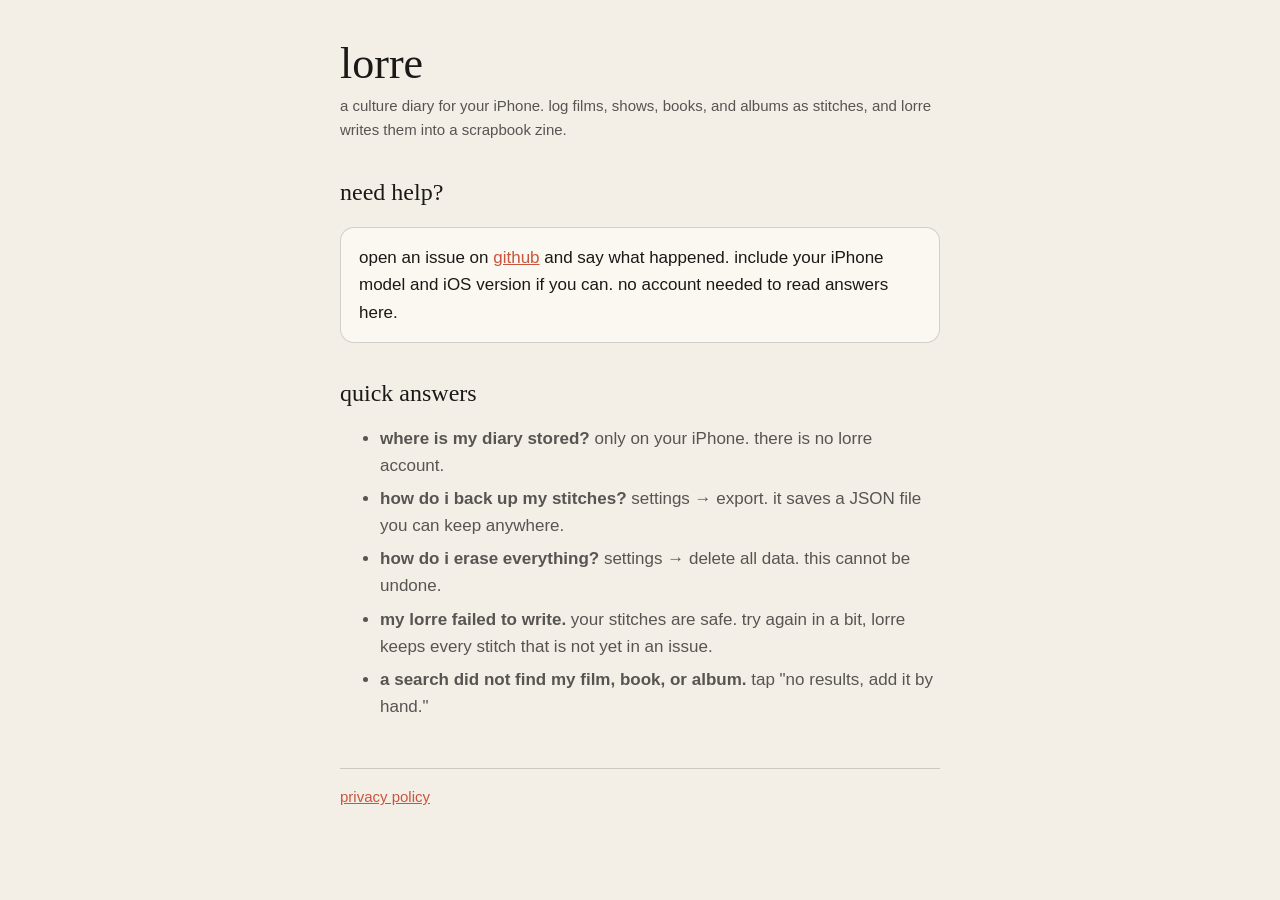
<file: index.html>
<!doctype html>
<html lang="en">
<head>
<meta charset="utf-8">
<meta name="viewport" content="width=device-width,initial-scale=1">
<title>lorre — support</title>
<meta name="description" content="support for lorre, the iPhone culture diary that turns what you watch, read, and hear into a scrapbook zine.">
<link rel="stylesheet" href="style.css">
</head>
<body>
<main>
<h1>lorre</h1>
<p class="sub">a culture diary for your iPhone. log films, shows, books, and albums as stitches, and lorre writes them into a scrapbook zine.</p>

<h2>need help?</h2>
<div class="card"><p>open an issue on <a href="https://github.com/reniessence/lorre-web/issues">github</a> and say what happened. include your iPhone model and iOS version if you can. no account needed to read answers here.</p></div>

<h2>quick answers</h2>
<ul>
<li><strong>where is my diary stored?</strong> only on your iPhone. there is no lorre account.</li>
<li><strong>how do i back up my stitches?</strong> settings → export. it saves a JSON file you can keep anywhere.</li>
<li><strong>how do i erase everything?</strong> settings → delete all data. this cannot be undone.</li>
<li><strong>my lorre failed to write.</strong> your stitches are safe. try again in a bit, lorre keeps every stitch that is not yet in an issue.</li>
<li><strong>a search did not find my film, book, or album.</strong> tap "no results, add it by hand."</li>
</ul>

<nav><a href="privacy.html">privacy policy</a></nav>
</main>
</body>
</html>
</file>
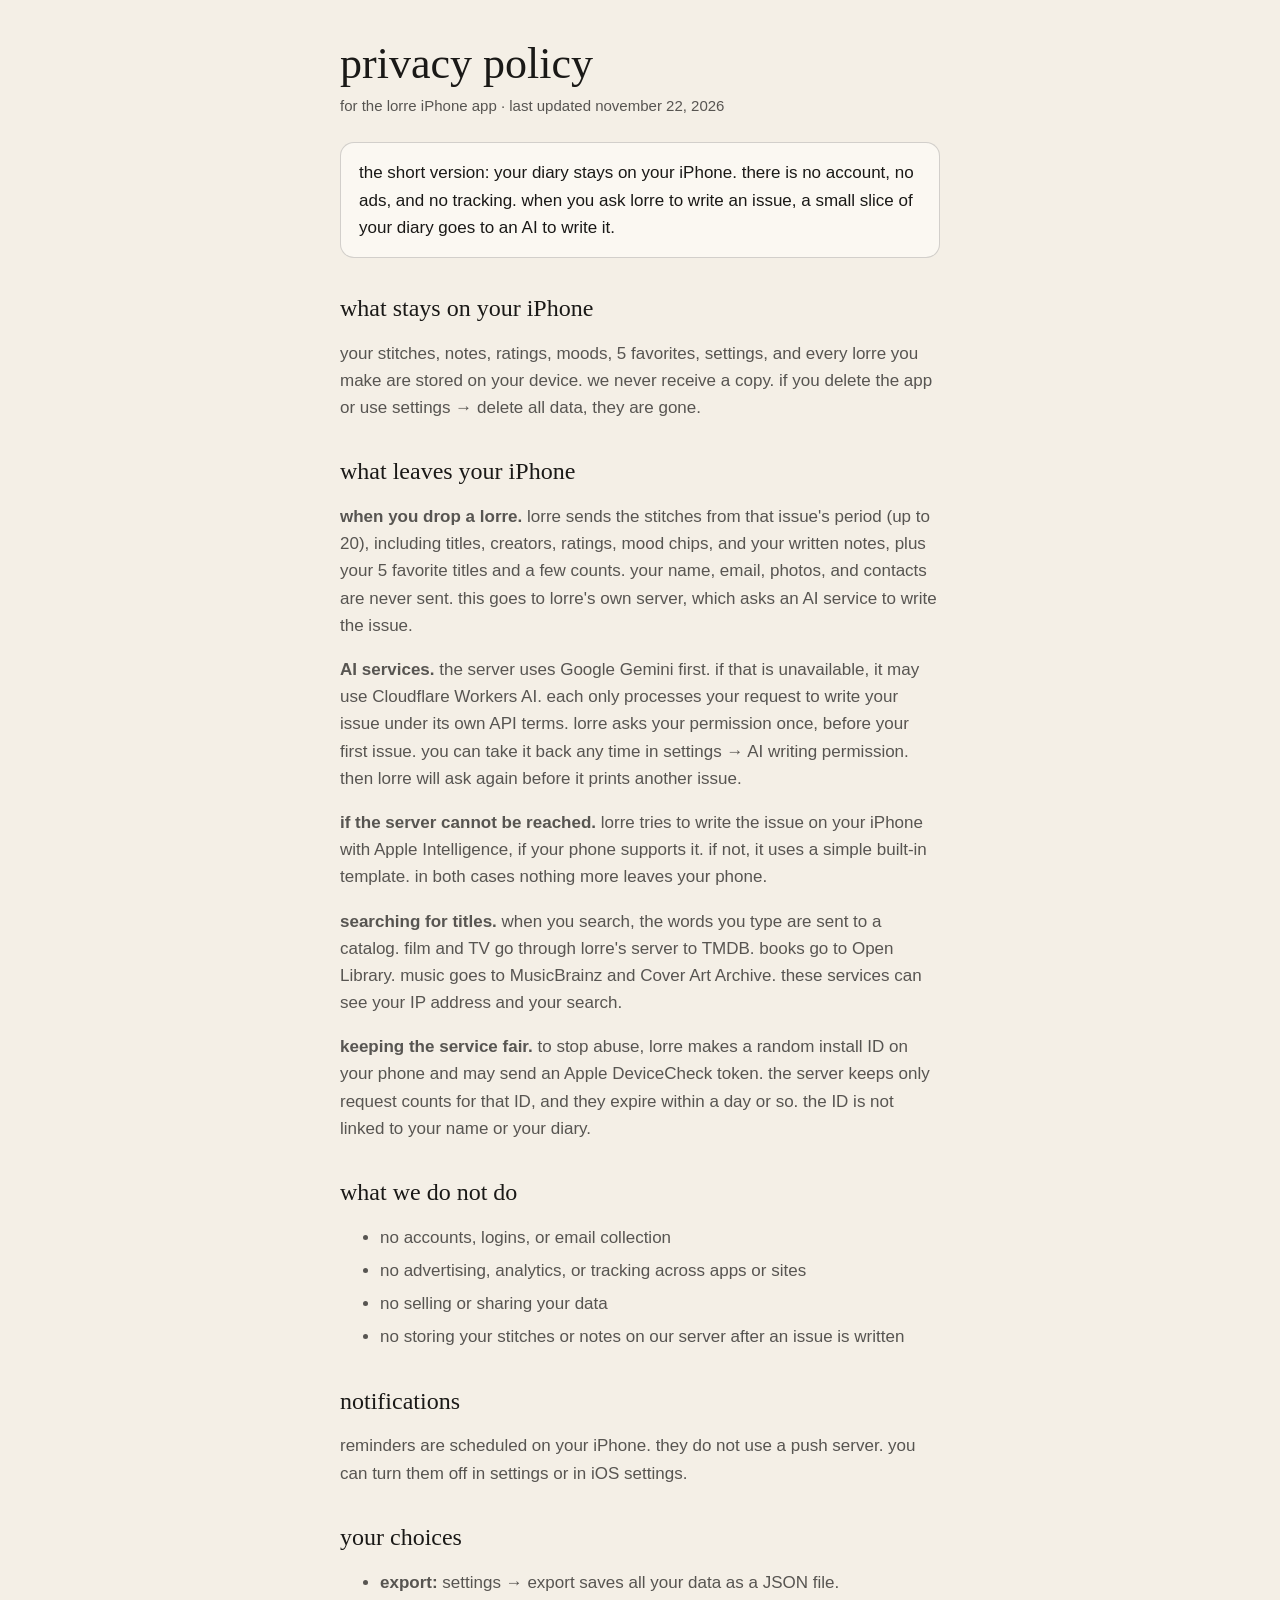
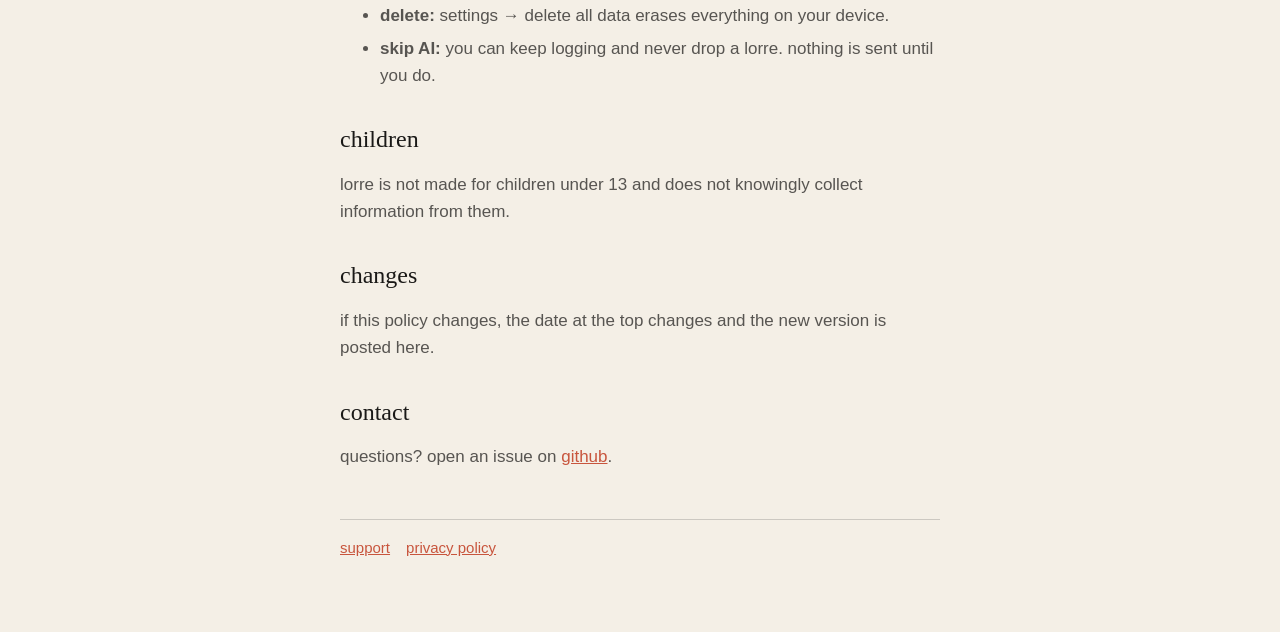
<file: privacy.html>
<!doctype html>
<html lang="en">
<head>
<meta charset="utf-8">
<meta name="viewport" content="width=device-width,initial-scale=1">
<title>lorre — privacy policy</title>
<meta name="description" content="how lorre handles your diary, your notes, and the AI that writes your zine.">
<link rel="stylesheet" href="style.css">
</head>
<body>
<main>
<h1>privacy policy</h1>
<p class="sub">for the lorre iPhone app · last updated november 22, 2026</p>

<div class="card"><p>the short version: your diary stays on your iPhone. there is no account, no ads, and no tracking. when you ask lorre to write an issue, a small slice of your diary goes to an AI to write it.</p></div>

<h2>what stays on your iPhone</h2>
<p>your stitches, notes, ratings, moods, 5 favorites, settings, and every lorre you make are stored on your device. we never receive a copy. if you delete the app or use settings → delete all data, they are gone.</p>

<h2>what leaves your iPhone</h2>
<p><strong>when you drop a lorre.</strong> lorre sends the stitches from that issue's period (up to 20), including titles, creators, ratings, mood chips, and your written notes, plus your 5 favorite titles and a few counts. your name, email, photos, and contacts are never sent. this goes to lorre's own server, which asks an AI service to write the issue.</p>
<p><strong>AI services.</strong> the server uses Google Gemini first. if that is unavailable, it may use Cloudflare Workers AI. each only processes your request to write your issue under its own API terms. lorre asks your permission once, before your first issue. you can take it back any time in settings → AI writing permission. then lorre will ask again before it prints another issue.</p>
<p><strong>if the server cannot be reached.</strong> lorre tries to write the issue on your iPhone with Apple Intelligence, if your phone supports it. if not, it uses a simple built-in template. in both cases nothing more leaves your phone.</p>
<p><strong>searching for titles.</strong> when you search, the words you type are sent to a catalog. film and TV go through lorre's server to TMDB. books go to Open Library. music goes to MusicBrainz and Cover Art Archive. these services can see your IP address and your search.</p>
<p><strong>keeping the service fair.</strong> to stop abuse, lorre makes a random install ID on your phone and may send an Apple DeviceCheck token. the server keeps only request counts for that ID, and they expire within a day or so. the ID is not linked to your name or your diary.</p>

<h2>what we do not do</h2>
<ul>
<li>no accounts, logins, or email collection</li>
<li>no advertising, analytics, or tracking across apps or sites</li>
<li>no selling or sharing your data</li>
<li>no storing your stitches or notes on our server after an issue is written</li>
</ul>

<h2>notifications</h2>
<p>reminders are scheduled on your iPhone. they do not use a push server. you can turn them off in settings or in iOS settings.</p>

<h2>your choices</h2>
<ul>
<li><strong>export:</strong> settings → export saves all your data as a JSON file.</li>
<li><strong>delete:</strong> settings → delete all data erases everything on your device.</li>
<li><strong>skip AI:</strong> you can keep logging and never drop a lorre. nothing is sent until you do.</li>
</ul>

<h2>children</h2>
<p>lorre is not made for children under 13 and does not knowingly collect information from them.</p>

<h2>changes</h2>
<p>if this policy changes, the date at the top changes and the new version is posted here.</p>

<h2>contact</h2>
<p>questions? open an issue on <a href="https://github.com/reniessence/lorre-web/issues">github</a>.</p>

<nav><a href="index.html">support</a><a href="privacy.html">privacy policy</a></nav>
</main>
</body>
</html>
</file>
<file: style.css>
:root{--paper:#F4EFE6;--ink:#1A1917;--ink-soft:rgba(26,25,23,.72);--rule:rgba(26,25,23,.18);--coral:#C8553D;--card:#FBF8F2}
@media (prefers-color-scheme:dark){:root{--paper:#161616;--ink:#EDE8DF;--ink-soft:rgba(237,232,223,.72);--rule:rgba(237,232,223,.2);--coral:#E07A62;--card:#1E1E1E}}
*{box-sizing:border-box}
body{margin:0;background:var(--paper);color:var(--ink);font:17px/1.6 -apple-system,"Inter","Helvetica Neue",Arial,sans-serif}
main{max-width:640px;margin:0 auto;padding:40px 20px 72px}
h1{font:400 44px/1.1 "Caprasimo",Georgia,serif;margin:0 0 6px}
h2{font:400 24px/1.2 "Caprasimo",Georgia,serif;margin:36px 0 8px}
p,li{color:var(--ink-soft)}
li{margin:6px 0}
a{color:var(--coral)}
.sub{font-size:15px;color:var(--ink-soft);margin:0 0 24px}
.card{background:var(--card);border:1px solid var(--rule);border-radius:14px;padding:16px 18px;margin:20px 0}
.card p{margin:0;color:var(--ink)}
nav{margin-top:48px;border-top:1px solid var(--rule);padding-top:16px;font-size:15px}
nav a{margin-right:16px}
</file>
